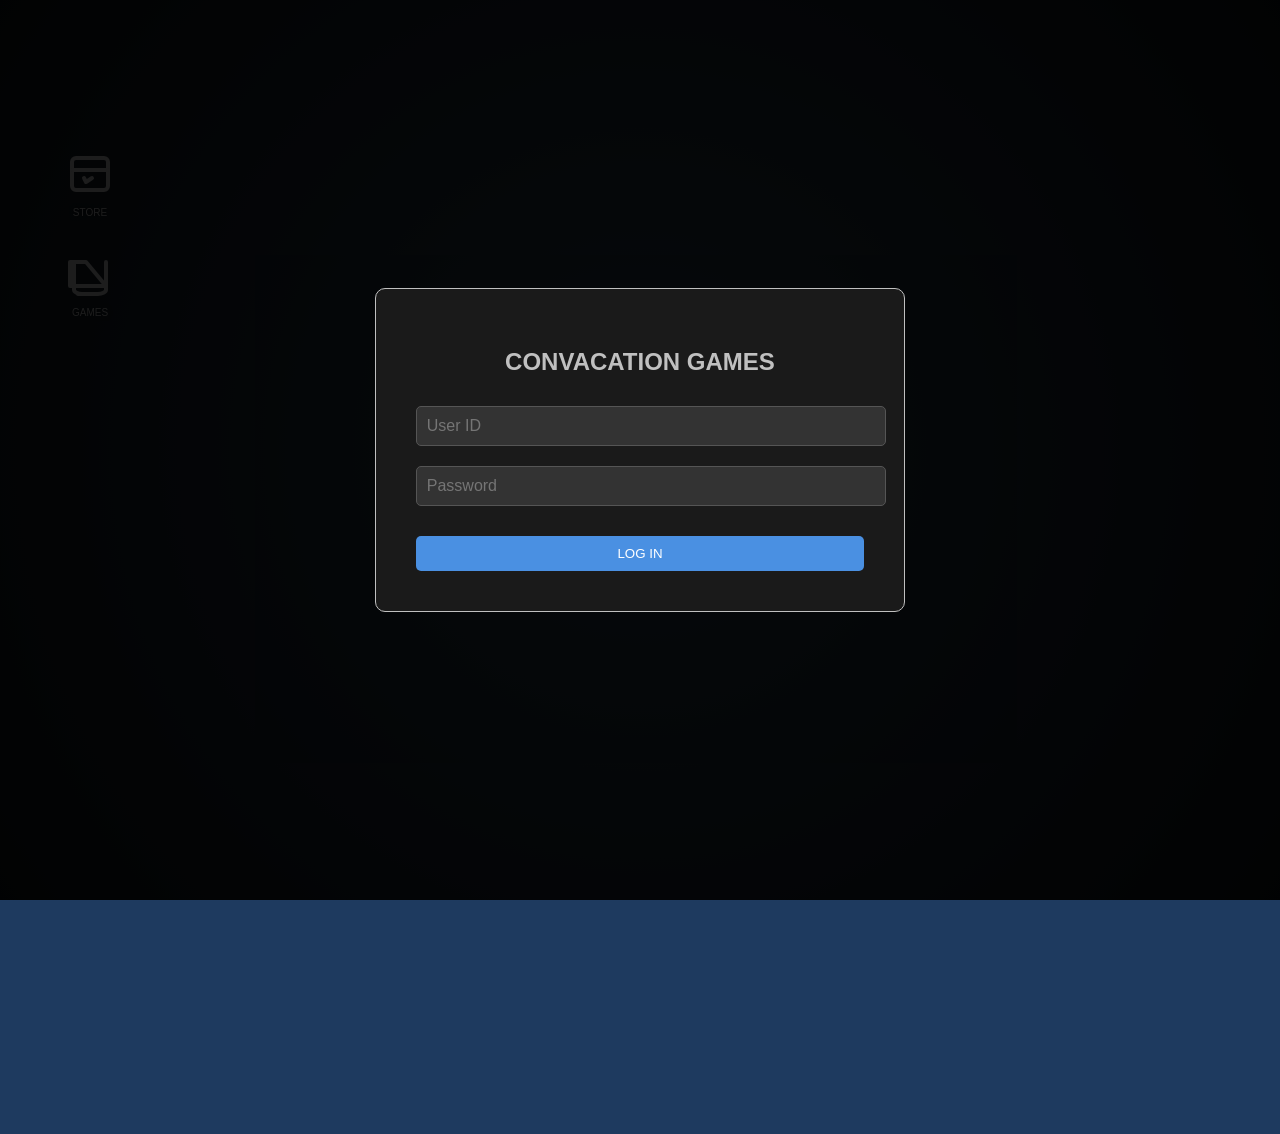
<file: index.html>
<!DOCTYPE html>
<html lang="en">
<head>
    <meta charset="UTF-8">
    <meta name="viewport" content="width=device-width, initial-scale=1.0">
    <title>Convacation Games - Virtual Desktop</title>
    <script src="https://js.stripe.com/v3/payment-element.js"></script>
    <style>
        :root {
            --silver: #c0c0c0;
            --dark-silver: #a9a9a9;
            --server-blue: #1e3a5f;
            --glass: rgba(255, 255, 255, 0.1);
            --border: rgba(192, 192, 192, 0.3);
            --text: #e0e0e0;
            --accent: #4a90e2;
        }

        body, html { margin: 0; padding: 0; height: 100%; overflow: hidden; font-family: 'Segoe UI', sans-serif; background: var(--server-blue); }

        /* Desktop Background */
        #desktop {
            position: relative;
            width: 100vw;
            height: 100vh;
            background: radial-gradient(circle at center, #2c3e50, #0a1014);
            overflow: hidden;
            display: flex;
            flex-direction: column;
        }

        /* Glass Panel Styling */
        .window {
            background: var(--glass);
            border: 1px solid var(--border);
            backdrop-filter: blur(10px);
            border-radius: 12px;
            box-shadow: 0 4px 20px rgba(0,0,0,0.5);
            position: absolute;
            transition: all 0.3s ease;
            z-index: 10;
        }
        
        .window-header {
            background: rgba(255,255,255,0.05);
            padding: 10px;
            border-bottom: 1px solid var(--border);
            cursor: grab;
            display: flex;
            justify-content: space-between;
            align-items: center;
        }
        .window-title { color: var(--silver); font-weight: bold; font-size: 14px; }
        .window-close { background: none; border: none; color: var(--silver); font-size: 18px; cursor: pointer; }
        
        .content { padding: 20px; color: var(--text); }

        /* Icons / Desktop Items */
        .icon {
            position: absolute;
            width: 80px;
            text-align: center;
            cursor: pointer;
            user-select: none;
            transition: transform 0.1s;
            color: var(--silver);
        }
        .icon:hover { transform: scale(1.1); color: var(--accent); }
        .icon-label { font-size: 10px; margin-top: 5px; display: block; text-shadow: 0 0 4px rgba(0,0,0,0.5); }

        /* Login Modal */
        #login-modal {
            position: fixed;
            inset: 0;
            background: rgba(0,0,0,0.85);
            z-index: 100;
            display: flex;
            justify-content: center;
            align-items: center;
        }
        .login-box {
            background: #1a1a1a;
            padding: 40px;
            border-radius: 10px;
            border: 1px solid var(--silver);
            text-align: center;
            min-width: 300px;
        }
        .login-input {
            width: 100%;
            padding: 10px;
            margin: 10px 0;
            background: #333;
            border: 1px solid #555;
            color: #fff;
            font-size: 16px;
            border-radius: 5px;
        }

        /* Virtual Keyboard */
        #virtual-keyboard {
            position: fixed;
            bottom: 20px;
            left: 50%;
            transform: translateX(-50%);
            background: rgba(30,30,30,0.9);
            border: 1px solid #555;
            border-radius: 10px;
            padding: 10px;
            display: none;
            z-index: 50;
            width: 800px;
            max-width: 90%;
            box-shadow: 0 0 20px rgba(0,0,0,0.5);
        }
        .key-row { display: flex; justify-content: space-between; margin-bottom: 5px; }
        .key {
            background: #444;
            border: 1px solid #666;
            color: #fff;
            padding: 12px;
            border-radius: 5px;
            cursor: pointer;
            flex: 1;
            margin: 0 2px;
            text-align: center;
            transition: 0.1s;
        }
        .key:hover { background: #555; }
        .key:active { background: #222; }
        .key.space { flex: 4; }
        .key.enter { flex: 1.5; background: #28a745; }
        .key.backspace { flex: 1.5; background: #dc3545; }

        /* Store Window */
        #store-window { top: 50px; left: 50px; width: 800px; height: 600px; }
        .slider-container { position: relative; height: 250px; margin-bottom: 20px; overflow: hidden; border-radius: 8px; }
        .slider-track { display: flex; transition: transform 0.5s; height: 100%; }
        .slider-item {
            min-width: 100%;
            height: 100%;
            background-size: cover;
            background-position: center;
            display: flex;
            align-items: flex-end;
            justify-content: center;
            color: white;
            font-size: 24px;
            font-weight: bold;
            text-shadow: 2px 2px 4px black;
            padding: 20px;
            box-sizing: border-box;
        }
        .game-grid { display: grid; grid-template-columns: repeat(3, 1fr); gap: 15px; }
        .game-card {
            background: rgba(255,255,255,0.05);
            border: 1px solid var(--border);
            border-radius: 8px;
            padding: 10px;
            text-align: center;
            transition: transform 0.2s;
            cursor: pointer;
        }
        .game-card:hover { transform: translateY(-5px); border-color: var(--accent); }
        .game-img { width: 100%; height: 120px; object-fit: cover; border-radius: 4px; margin-bottom: 10px; background: #555; }
        .game-title { font-size: 12px; color: var(--silver); margin: 0; }
        .buy-btn {
            display: block;
            width: 100%;
            padding: 8px;
            margin-top: 10px;
            background: var(--accent);
            color: white;
            border: none;
            border-radius: 4px;
            cursor: pointer;
            font-size: 11px;
        }
        .buy-btn:hover { background: #357abd; }

        /* Game Player Window */
        #game-window { top: 100px; left: 200px; width: 900px; height: 500px; background: black; }
        #game-iframe { width: 100%; height: 100%; border: none; }

        /* Toast */
        #toast {
            position: fixed; bottom: 20px; left: 50%; transform: translateX(-50%);
            background: rgba(0,0,0,0.8); color: var(--silver); padding: 10px 20px;
            border-radius: 5px; z-index: 100; opacity: 0; transition: opacity 0.3s;
        }
        #toast.show { opacity: 1; }

        /* Controller Helper */
        #controller-hint {
            position: fixed; top: 10px; right: 10px; background: rgba(0,0,0,0.5); color: #fff; padding: 5px 10px; border-radius: 5px; font-size: 10px; display: none;
        }
    </style>
</head>
<body>

<div id="desktop">
    <!-- Background -->
    <div style="position:absolute; inset:0; background: url('[data-uri]') center/cover no-repeat; opacity: 0.15;"></div>

    <!-- Icons -->
    <div class="icon" style="top: 150px; left: 50px;" onclick="openStore()">
        <svg width="48" height="48" viewBox="0 0 24 24" fill="none" stroke="currentColor" stroke-width="2" stroke-linecap="round" stroke-linejoin="round"><rect x="3" y="4" width="18" height="16" rx="2"></rect><line x1="3" y1="10" x2="21" y2="10"></line><path d="M9 14l1 2 3-2"></path></svg>
        <span class="icon-label">STORE</span>
    </div>
    <div class="icon" style="top: 250px; left: 50px;" onclick="openGamesFolder()">
        <svg width="48" height="48" viewBox="0 0 24 24" fill="none" stroke="currentColor" stroke-width="2" stroke-linecap="round" stroke-linejoin="round"><path d="M2 6h8l10 12H2z"></path><path d="M4 6v14c0 1 2 2 4 2h.01"></path><path d="M20 6v14c0 1-2 2-4 2H6"></path></svg>
        <span class="icon-label">GAMES</span>
    </div>

    <!-- Login Modal -->
    <div id="login-modal">
        <div class="login-box">
            <h2 style="color:var(--silver); margin-bottom:20px;">CONVACATION GAMES</h2>
            <input type="text" class="login-input" id="userId" placeholder="User ID">
            <input type="password" class="login-input" id="password" placeholder="Password">
            <div style="margin-top:20px;">
                <button onclick="attemptLogin()" style="background:var(--accent); color:white; border:none; padding:10px 20px; border-radius:5px; cursor:pointer; width:100%;">LOG IN</button>
            </div>
            <div id="login-error" class="msg" style="color:red; margin-top:10px; font-size:11px; display:none;">Invalid Credentials</div>
        </div>
    </div>

    <!-- Virtual Keyboard -->
    <div id="virtual-keyboard">
        <div class="key-row">
            <div class="key" data-key="1">1</div><div class="key" data-key="2">2</div><div class="key" data-key="3">3</div><div class="key" data-key="4">4</div><div class="key" data-key="5">5</div><div class="key" data-key="6">6</div><div class="key" data-key="7">7</div><div class="key" data-key="8">8</div><div class="key" data-key="9">9</div><div class="key" data-key="0">0</div><div class="key backspace" data-key="backspace">⌫</div>
        </div>
        <div class="key-row">
            <div class="key" data-key="q">Q</div><div class="key" data-key="w">W</div><div class="key" data-key="e">E</div><div class="key" data-key="r">R</div><div class="key" data-key="t">T</div><div class="key" data-key="y">Y</div><div class="key" data-key="u">U</div><div class="key" data-key="i">I</div><div class="key" data-key="o">O</div><div class="key" data-key="p">P</div>
        </div>
        <div class="key-row">
            <div class="key" data-key="a">A</div><div class="key" data-key="s">S</div><div class="key" data-key="d">D</div><div class="key" data-key="f">F</div><div class="key" data-key="g">G</div><div class="key" data-key="h">H</div><div class="key" data-key="j">J</div><div class="key" data-key="k">K</div><div class="key" data-key="l">L</div>
        </div>
        <div class="key-row">
            <div class="key" data-key="z">Z</div><div class="key" data-key="x">X</div><div class="key" data-key="c">C</div><div class="key" data-key="v">V</div><div class="key" data-key="b">B</div><div class="key" data-key="n">N</div><div class="key" data-key="m">M</div>
        </div>
        <div class="key-row">
            <div class="key space" data-key=" ">Space</div>
            <div class="key enter" data-key="enter">Enter</div>
        </div>
    </div>

    <!-- Store Window -->
    <div id="store-window" class="window" style="display:none;">
        <div class="window-header">
            <span class="window-title">Store - Convacation Games</span>
            <button class="window-close" onclick="closeWindow('store-window')">&times;</button>
        </div>
        <div class="content">
            <div class="slider-container">
                <div class="slider-track" id="slider-track"></div>
            </div>
            <div class="game-grid" id="game-grid"></div>
        </div>
    </div>

    <!-- Game Player Window -->
    <div id="game-window" class="window" style="display:none;">
        <div class="window-header">
            <span class="window-title" id="game-title">Game Player</span>
            <button class="window-close" onclick="closeGame()">&times;</button>
        </div>
        <div class="content" style="padding:0;">
            <iframe id="game-iframe" src="" title="Game"></iframe>
        </div>
    </div>

    <div id="toast"></div>
    <div id="controller-hint">Controller Support: Arrow Keys / A Button to Select, B to Back</div>
</div>

<script>
    const USER_ID = "solomonubani";
    const PASSWORD = "cgames";
    
    // --- State ---
    const state = {
        loggedIn: false,
        currentUser: null,
        games: [], // List of games in the "Games" folder
        ownedGames: new Set()
    };

    // --- Mock Data (Simulating the "Games" directory) ---
    // In a real app, this would be fetched from a server.
    const mockGameData = [
        { id: 1, title: "Neon Runner", file: "runner.html", price: 1100, img: "https://picsum.photos/seed/neon/400/300" },
        { id: 2, title: "Space Blaster", file: "blaster.html", price: 1100, img: "https://picsum.photos/seed/space/400/300" },
        { id: 3, title: "Labyrinth", file: "labyrinth.html", price: 1100, img: "https://picsum.photos/seed/lab/400/300" },
        { id: 4, title: "Pong Classic", file: "pong.html", price: 1100, img: "https://picsum.photos/seed/pong/400/300" },
        { id: 5, title: "Tetris", file: "tetris.html", price: 1100, img: "https://picsum.photos/seed/tetris/400/300" }
    ];

    // --- Initialization ---
    function init() {
        // Check for existing session
        const savedUser = localStorage.getItem("currentUser");
        if (savedUser) {
            state.loggedIn = true;
            state.currentUser = savedUser;
            document.getElementById('login-modal').style.display = 'none';
            document.getElementById('desktop').style.display = 'flex';
            loadGames();
            showControllerHint();
        }
    }

    // --- Authentication ---
    function attemptLogin() {
        const uid = document.getElementById('userId').value;
        const pwd = document.getElementById('password').value;
        const errorEl = document.getElementById('login-error');

        if (uid === USER_ID && pwd === PASSWORD) {
            state.loggedIn = true;
            state.currentUser = uid;
            localStorage.setItem("currentUser", uid);
            document.getElementById('login-modal').style.display = 'none';
            document.getElementById('desktop').style.display = 'flex';
            loadGames();
            showToast("Welcome back, Operative.");
            showControllerHint();
        } else {
            errorEl.style.display = 'block';
            setTimeout(() => errorEl.style.display = 'none', 2000);
        }
    }

    function showControllerHint(){
        document.getElementById('controller-hint').style.display = 'block';
        setTimeout(() => document.getElementById('controller-hint').style.display = 'none', 5000);
    }

    // --- Virtual Keyboard Logic ---
    let activeInput = null;
    document.querySelectorAll('.login-input').forEach(input => {
        input.addEventListener('focus', (e) => {
            activeInput = e.target;
            document.getElementById('virtual-keyboard').style.display = 'block';
            // Position keyboard above input on mobile or just bottom
            if(window.innerWidth < 600) {
                document.getElementById('virtual-keyboard').style.bottom = '20px';
            }
        });
    });

    document.getElementById('virtual-keyboard').addEventListener('click', (e) => {
        if (e.target.classList.contains('key')) {
            const key = e.target.dataset.key;
            if (activeInput) {
                if (key === 'backspace') {
                    activeInput.value = activeInput.value.slice(0, -1);
                } else if (key === 'enter') {
                    activeInput.blur();
                    document.getElementById('virtual-keyboard').style.display = 'none';
                } else {
                    activeInput.value += key;
                }
            }
        }
    });

    // Hide keyboard on click outside
    document.addEventListener('click', (e) => {
        if (!document.getElementById('virtual-keyboard').contains(e.target) && !document.getElementById('login-modal').contains(e.target)) {
            document.getElementById('virtual-keyboard').style.display = 'none';
            activeInput = null;
        }
    });

    // --- File System / Store Logic ---
    function loadGames() {
        // Filter games based on user submission (simulated by adding to list)
        // For now, show all available games
        state.games = mockGameData;
        renderStore();
    }

    function renderStore() {
        const grid = document.getElementById('game-grid');
        const sliderTrack = document.getElementById('slider-track');
        grid.innerHTML = '';
        sliderTrack.innerHTML = '';

        state.games.forEach(game => {
            // Slider Item
            const slide = document.createElement('div');
            slide.className = 'slider-item';
            slide.style.backgroundImage = `url(${game.img})`;
            slide.innerHTML = `<span>${game.title}</span>`;
            sliderTrack.appendChild(slide);

            // Grid Card
            const card = document.createElement('div');
            card.className = 'game-card';
            
            const imgEl = document.createElement('img');
            imgEl.className = 'game-img';
            imgEl.src = game.img;
            imgEl.alt = game.title;

            const titleEl = document.createElement('h3');
            titleEl.className = 'game-title';
            titleEl.innerText = game.title;

            const priceEl = document.createElement('div');
            priceEl.style.color = 'var(--accent)';
            priceEl.style.fontSize = '10px';
            priceEl.innerText = '£11.00';

            const btn = document.createElement('button');
            btn.className = 'buy-btn';
            btn.innerText = state.ownedGames.has(game.id) ? 'PLAY' : 'BUY';
            btn.onclick = () => handlePurchase(game);

            card.appendChild(imgEl);
            card.appendChild(titleEl);
            card.appendChild(priceEl);
            card.appendChild(btn);
            grid.appendChild(card);
        });

        // Initialize slider to show first item
        document.querySelectorAll('.slider-item')[0]?.style.setProperty('margin-left', '0');
    }

    function handlePurchase(game) {
        if (state.ownedGames.has(game.id)) {
            // Play
            openGame(game);
        } else {
            // Show Stripe Payment
            showPayment(game);
        }
    }

    function showPayment(game) {
        const stripe = Stripe('pk_live_51TwDKrKY2fYPKPw278QRN3JOutnriCNfc2GSCzTthIvA1XqN26L8rNq5BAzI0YnZzd3ZivsIsk8u54Rkuu4hlE6m00u0Up0gME');
        
        const appearance = {
            theme: 'flat',
            variables: {
                colorPrimary: '#c0c0c0',
                colorPrimaryText: '#000',
                colorBackground: '#1a1a1a',
                colorBackgroundText: '#c0c0c0',
            }
        };

        const elements = stripe.elements({ appearance });
        const paymentElement = elements.create('paymentElement');
        
        // Show a custom modal for payment
        const modalHtml = `
            <div style="position:fixed; inset:0; background:rgba(0,0,0,0.9); z-index:200; display:flex; justify-content:center; align-items:center;">
                <div style="background:#222; padding:30px; border-radius:10px; border:1px solid #555; width:400px; text-align:center;">
                    <h3 style="color:#fff;">Complete Purchase</h3>
                    <p style="color:#ccc; margin:10px 0;">${game.title} - £11.00</p>
                    <div id="payment-element-container" style="height:150px; margin:20px 0;"></div>
                    <button onclick="stripePayment.cancel()" style="background:#555; color:#fff; border:none; padding:10px 20px; border-radius:5px; cursor:pointer;">Cancel</button>
                </div>
            </div>
        `;
        document.body.insertAdjacentHTML('beforeend', modalHtml);
        const container = document.getElementById('payment-element-container');
        paymentElement.mount(container);

        // Handle Payment
        const form = document.createElement('form');
        form.onsubmit = async (e) => {
            e.preventDefault();
            const { error, paymentMethod } = await stripe.createPaymentMethod({
                type: 'card',
                card: paymentElement,
                currency: 'gbp',
                amount: game.price,
                description: `${game.title} - Convacation Games`
            });

            if (error) {
                showToast(error.message, 'error');
            } else {
                showToast("Payment Successful! Unlocking game...");
                // Simulate backend confirmation
                setTimeout(() => {
                    // Remove payment modal
                    document.querySelectorAll('.window')[1]?.remove(); // Close payment modal logic
                    // Actually we just hid the background, let's just close it manually
                    const modals = document.querySelectorAll('div[style*="fixed"]');
                    modals.forEach(m => m.remove());
                    
                    // Add to owned
                    state.ownedGames.add(game.id);
                    // Save to local storage
                    localStorage.setItem("ownedGames", JSON.stringify([...state.ownedGames]));
                    // Re-render store
                    renderStore();
                    // Play game
                    openGame(game);
                }, 1500);
            }
        };
        // We need a form to submit, but we handle submit manually above. 
        // Stripe elements usually require a form. We will just use the form element.
        form.appendChild(document.createElement('button')); // dummy button to allow submit
        document.body.appendChild(form); // Append form to capture enter key if needed, though we handle click
    }

    function openGame(game) {
        const gameWindow = document.getElementById('game-window');
        const iframe = document.getElementById('game-iframe');
        const title = document.getElementById('game-title');
        
        gameWindow.style.display = 'block';
        title.innerText = game.title;
        
        // Construct a local path for the game
        // We will embed a simple "Hello World" game HTML string if the file doesn't exist locally
        const gameHtml = `
            <!DOCTYPE html>
            <html>
            <head><title>${game.title}</title><style>body{margin:0;background:#000;display:flex;justify-content:center;align-items:center;height:100vh;color:#fff;font-family:sans-serif;}</style></head>
            <body>
                <div>
                    <h1>${game.title}</h1>
                    <p>Game Loaded Successfully!</p>
                    <p>Use Arrow Keys to Play (Simulated Controller)</p>
                    <canvas id="c" width="400" height="300" style="border:1px solid #fff;"></canvas>
                </div>
                <script>
                    const c = document.getElementById('c');
                    const ctx = c.getContext('2d');
                    let x = 50, y = 50, dx = 2, dy = 2;
                    function draw(){
                        ctx.clearRect(0,0,c.width,c.height);
                        ctx.fillStyle = '#4a90e2';
                        ctx.fillRect(x,y,20,20);
                        x += dx; y += dy;
                        if(x > c.width-20 || x < 0) dx = -dx;
                        if(y > c.height-20 || y < 0) dy = -dy;
                        requestAnimationFrame(draw);
                    }
                    draw();
                </script>
            </body>
            </html>
        `;
        
        // Use blob URL to make iframe happy
        const blob = new Blob([gameHtml], { type: 'text/html' });
        const url = URL.createObjectURL(blob);
        iframe.src = url;
        
        // Store the blob url to revoke later
        gameWindow._blobUrl = url;
    }

    function closeGame() {
        const iframe = document.getElementById('game-iframe');
        const url = iframe.src;
        if(url.includes('blob:')) {
            URL.revokeObjectURL(url);
        }
        iframe.src = '';
        document.getElementById('game-window').style.display = 'none';
    }

    function openStore() {
        document.getElementById('store-window').style.display = 'block';
    }
    function openGamesFolder() {
        openStore(); // For simplicity, store is the entry point to the games
    }

    function closeWindow(id) {
        document.getElementById(id).style.display = 'none';
    }

    function showToast(msg, type = 'ok') {
        const el = document.getElementById('toast');
        el.innerText = msg;
        el.className = type === 'ok' ? 'ok' : 'err';
        el.classList.add('show');
        setTimeout(() => el.classList.remove('show'), 3000);
    }

    // --- Controller Support ---
    // Map gamepad buttons to UI actions
    let gamepadInterval = null;
    function checkGamepad() {
        if(!state.loggedIn) return;
        
        const gamepads = navigator.getGamepads();
        const gp = gamepads[0];
        if(!gp) return;

        // D-Pad / Arrows for navigation
        if (gp.buttons[12].pressed || gp.axes[0].value < -0.5) { // Up / Left
            // Navigate grid or slider
            console.log("Up");
        }
        if (gp.buttons[13].pressed || gp.axes[0].value > 0.5) { // Down / Right
             console.log("Down");
        }
        
        // A Button to Select/Buy
        if (gp.buttons[0].pressed) {
            // Try to click the active focused element or the 'Buy' button under cursor
            // Simplified: Click the first 'buy-btn' or the slider
            const buyBtns = document.querySelectorAll('.buy-btn');
            if(buyBtns.length > 0) buyBtns[0].click();
        }
        
        // B Button to Back/Close
        if (gp.buttons[1].pressed) {
            if(document.getElementById('store-window').style.display === 'block') closeWindow('store-window');
            if(document.getElementById('game-window').style.display === 'block') closeGame();
        }

        // Start Button to Open Store
        if (gp.buttons[9].pressed) {
            openStore();
        }
    }
    window.addEventListener("gamepadconnected", () => { gamepadInterval = setInterval(checkGamepad, 100); });
    window.addEventListener("gamepaddisconnected", () => { if(gamepadInterval) clearInterval(gamepadInterval); });

    // --- Init ---
    init();
</script>
</body>
</html>
</file>
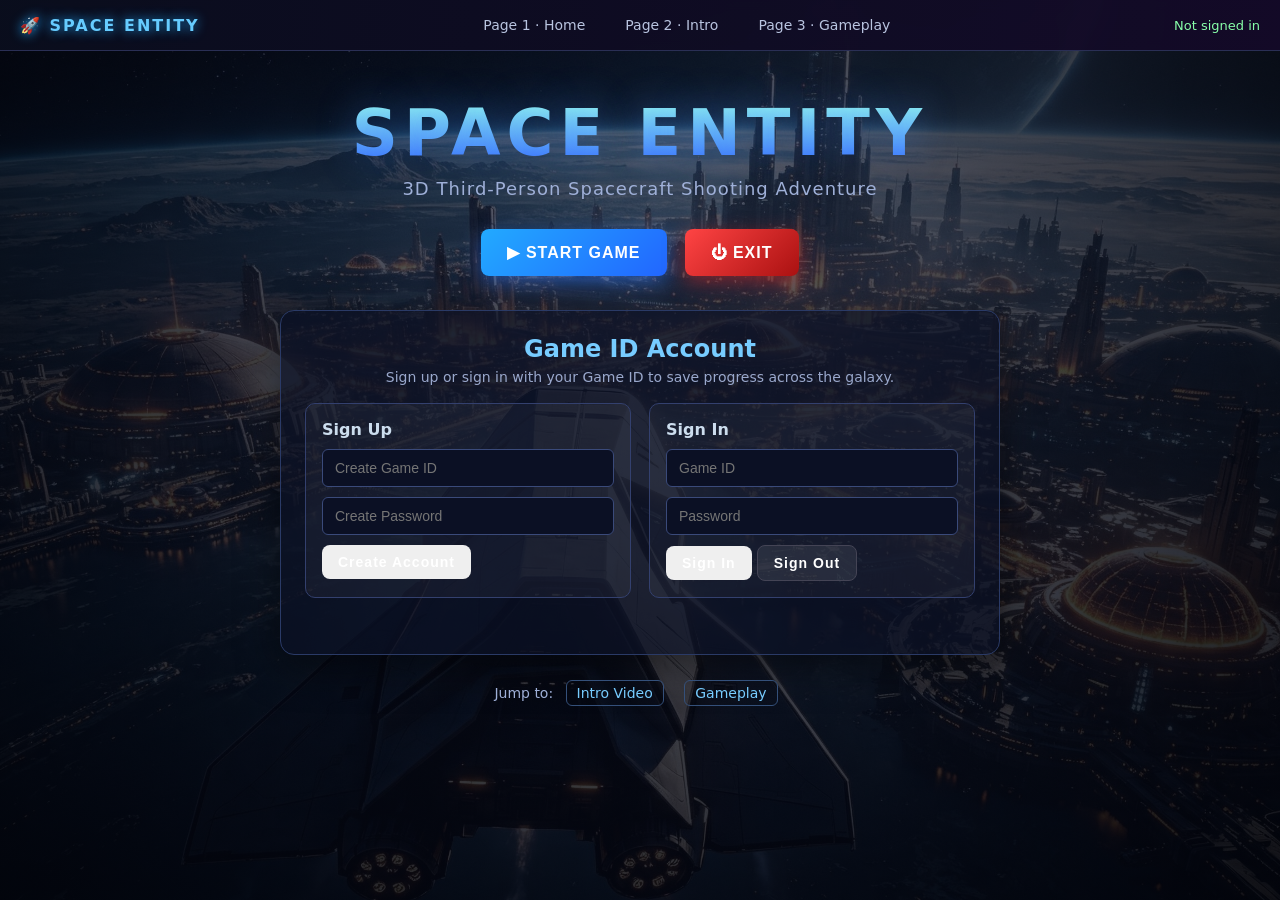
<file: Games/Space Entity PC Game/index.html>
<!DOCTYPE html>
<html lang="en">
<head>
  <meta charset="UTF-8" />
  <meta name="viewport" content="width=device-width, initial-scale=1.0" />
  <title>Space Entity</title>
  <link rel="stylesheet" href="css/style.css" />
</head>
<body>
 
  <!-- ============ GLOBAL NAVIGATION (links to change pages on all pages) ============ -->
  <nav id="globalNav" class="global-nav">
    <div class="nav-brand">🚀 SPACE ENTITY</div>
    <div class="nav-links">
      <a href="#" data-page="page1" class="nav-link">Page 1 · Home</a>
      <a href="#" data-page="page2" class="nav-link">Page 2 · Intro</a>
      <a href="#" data-page="page3" class="nav-link">Page 3 · Gameplay</a>
    </div>
    <div id="accountStatus" class="account-status">Not signed in</div>
  </nav>
 
  <!-- ================= PAGE 1 : HOME / START ================= -->
  <section id="page1" class="page active">
    <div class="page-bg" style="background-image:url('assets/Page1.jpeg')"></div>
    <div class="page-overlay"></div>
 
    <div class="page-content">
      <h1 class="game-title">SPACE ENTITY</h1>
      <p class="game-subtitle">3D Third-Person Spacecraft Shooting Adventure</p>
 
      <!-- Start & Exit links -->
      <div class="cta-row">
        <button class="btn btn-primary" data-goto="page2">▶ START GAME</button>
        <button class="btn btn-danger" id="exitBtn">⏻ EXIT</button>
      </div>
 
      <!-- Game ID Sign Up / Sign In -->
      <div class="auth-panel">
        <h2>Game ID Account</h2>
        <p class="auth-hint">Sign up or sign in with your Game ID to save progress across the galaxy.</p>
 
        <div class="auth-forms">
          <div class="auth-box">
            <h3>Sign Up</h3>
            <input type="text" id="signupId" placeholder="Create Game ID" maxlength="24" />
            <input type="password" id="signupPass" placeholder="Create Password" maxlength="32" />
            <button class="btn btn-small" id="signupBtn">Create Account</button>
          </div>
          <div class="auth-box">
            <h3>Sign In</h3>
            <input type="text" id="signinId" placeholder="Game ID" maxlength="24" />
            <input type="password" id="signinPass" placeholder="Password" maxlength="32" />
            <button class="btn btn-small" id="signinBtn">Sign In</button>
            <button class="btn btn-small btn-ghost" id="signoutBtn">Sign Out</button>
          </div>
        </div>
        <p id="authMsg" class="auth-msg"></p>
      </div>
 
      <div class="page-switch-links">
        <span>Jump to:</span>
        <a href="#" data-page="page2">Intro Video</a>
        <a href="#" data-page="page3">Gameplay</a>
      </div>
    </div>
  </section>
 
  <!-- ================= PAGE 2 : INTRO VIDEO (fullscreen, cropped 800x600) ================= -->
  <section id="page2" class="page">
    <div class="video-fullscreen">
      <!-- Cropped 800x600 video viewport -->
      <div class="video-crop" id="videoCrop">
        <video id="introVideo" src="assets/Page2.mp4" muted loop playsinline></video>
        <div class="video-controls">
          <button class="btn btn-small" id="playVideoBtn">▶ Play</button>
          <button class="btn btn-small btn-ghost" id="fsVideoBtn">⛶ Fullscreen</button>
          <button class="btn btn-small btn-ghost" id="muteVideoBtn">🔇 Unmute</button>
        </div>
      </div>
      <p class="video-caption">Intro Cinematic — cropped to 800 × 600 px</p>
 
      <div class="page-switch-links center">
        <span>Navigate:</span>
        <a href="#" data-page="page1">Home</a>
        <a href="#" data-page="page3">Gameplay</a>
      </div>
    </div>
  </section>
 
  <!-- ================= PAGE 3 : GAMEPLAY ================= -->
  <section id="page3" class="page">
    <div class="page-bg" style="background-image:url('assets/Page3.jpeg')"></div>
    <div class="page-overlay"></div>
 
    <div class="page-content">
      <h1 class="game-title small">GAMEPLAY MISSIONS</h1>
 
      <!-- Gameplay launcher list -->
      <div id="missionList" class="mission-list">
        <p class="mission-intro">Select a mission. Each mission must be played for <b>5400 seconds (90 min)</b> before the next unlocks.</p>
        <!-- mission buttons injected by JS -->
      </div>
 
      <!-- Gameplay stage (iframe / link area) -->
      <div id="gameStage" class="game-stage hidden">
        <div class="stage-header">
          <span id="stageTitle">Mission</span>
          <span id="stageTimer" class="stage-timer">00:00:00</span>
        </div>
        <iframe id="gameFrame" title="Space Entity Gameplay" allow="fullscreen; autoplay; gamepad"></iframe>
        <div class="stage-footer">
          <a id="openNewTab" class="btn btn-small btn-ghost" target="_blank" rel="noopener">↗ Open in new tab</a>
          <button class="btn btn-small btn-ghost" id="backToMissions">⏎ Back to Missions</button>
          <!-- Next gameplay link, revealed after 5400s -->
          <button class="btn btn-small btn-next hidden" id="nextGameplayBtn">▶ Next Gameplay</button>
          <!-- Return to start, revealed after 4th mission -->
          <button class="btn btn-small btn-next hidden" id="returnStartBtn">⏻ Return to Start Page</button>
        </div>
      </div>
 
      <div class="page-switch-links">
        <span>Navigate:</span>
        <a href="#" data-page="page1">Home</a>
        <a href="#" data-page="page2">Intro Video</a>
      </div>
    </div>
  </section>
 
  <!-- ================= GAME SAVED ANIMATION OVERLAY ================= -->
  <div id="savedOverlay" class="saved-overlay hidden">
    <div class="saved-card">
      <div class="saved-spinner"></div>
      <div class="saved-check">✓</div>
      <div class="saved-text">GAME SAVED</div>
      <div class="saved-sub">Progress stored for your Game ID</div>
    </div>
  </div>
 
  <!-- ================= EXIT OVERLAY ================= -->
  <div id="exitOverlay" class="exit-overlay hidden">
    <div class="exit-card">
      <h2>Thanks for playing Space Entity</h2>
      <p>Your progress has been saved.</p>
      <button class="btn btn-primary" id="exitConfirmBtn">Close Game</button>
      <button class="btn btn-ghost" id="exitCancelBtn">Keep Playing</button>
    </div>
  </div>
 
  <script src="js/game.js"></script>
</body>
</html>
</file>
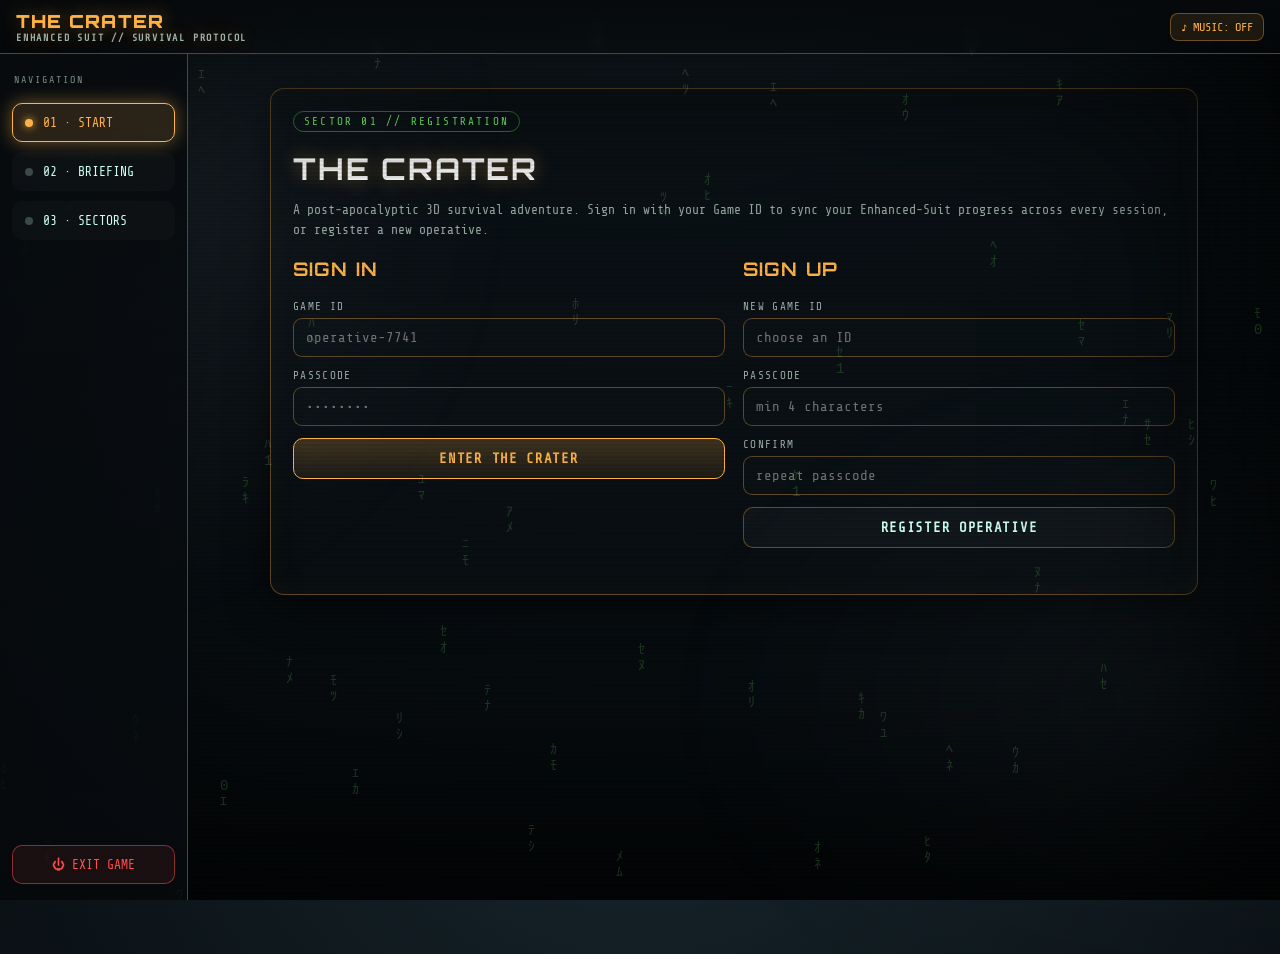
<file: Games/The Crater Enhanced Suit PC Game/index.html>
<!DOCTYPE html>
<html lang="en">
<head>
<meta charset="UTF-8" />
<meta name="viewport" content="width=device-width, initial-scale=1.0" />
<title>THE CRATER — Enhanced Suit</title>
<link rel="preconnect" href="https://fonts.googleapis.com" />
<link rel="preconnect" href="https://fonts.gstatic.com" crossorigin />
<link href="https://fonts.googleapis.com/css2?family=Orbitron:wght@500;700;900&family=Share+Tech+Mono&display=swap" rel="stylesheet" />
<style>
  :root{
    --amber:#ffb347; --amber-dim:#a86a1f; --toxic:#7CFF6B; --danger:#ff4d4d;
    --ink:#070a0c; --ink2:#0d1418; --panel:rgba(10,16,20,.72); --line:rgba(255,179,71,.35);
    --glow:0 0 18px rgba(255,179,71,.45);
  }
  *{box-sizing:border-box}
  html,body{height:100%}
  body{
    margin:0; font-family:'Share Tech Mono',ui-monospace,monospace; color:#e9e2d2;
    background:radial-gradient(120% 120% at 50% -10%, #16242b 0%, #0a1014 45%, #05080a 100%);
    overflow-x:hidden;
  }
  h1,h2,h3,.brand{font-family:'Orbitron',sans-serif; letter-spacing:.06em}
  a{color:var(--amber); text-decoration:none}
  button{font-family:inherit; cursor:pointer}

  /* ---------- persistent FX overlays ---------- */
  #fx{position:fixed; inset:0; pointer-events:none; z-index:60; mix-blend-mode:screen; opacity:.5}
  .scan{position:fixed; inset:0; pointer-events:none; z-index:58;
    background:repeating-linear-gradient(0deg, rgba(0,0,0,0) 0 2px, rgba(0,0,0,.18) 2px 4px); opacity:.35}
  .vignette{position:fixed; inset:0; pointer-events:none; z-index:57;
    box-shadow:inset 0 0 220px 40px rgba(0,0,0,.85); }
  .fog{position:fixed; inset:-20%; pointer-events:none; z-index:56; opacity:.10;
    background:radial-gradient(40% 60% at 20% 30%, rgba(180,200,210,.6), transparent 60%),
               radial-gradient(50% 50% at 80% 70%, rgba(150,170,180,.5), transparent 60%);
    animation:drift 26s linear infinite alternate;}
  @keyframes drift{from{transform:translate(-3%,-2%) scale(1.05)}to{transform:translate(4%,3%) scale(1.15)}}

  /* ---------- top HUD bar ---------- */
  #topbar{position:fixed; top:0; left:0; right:0; z-index:70; display:flex; align-items:center; gap:14px;
    padding:10px 16px; background:linear-gradient(180deg, rgba(7,10,12,.92), rgba(7,10,12,.35));
    border-bottom:1px solid var(--line); backdrop-filter:blur(4px)}
  .brand{font-weight:900; font-size:18px; color:var(--amber); text-shadow:var(--glow)}
  .brand small{display:block; font-family:'Share Tech Mono'; font-size:10px; color:#9fb0a8; letter-spacing:.18em}
  #session{margin-left:auto; display:flex; align-items:center; gap:10px; font-size:12px; color:#bcd}
  #session .pill{background:rgba(124,255,107,.12); border:1px solid rgba(124,255,107,.4); color:var(--toxic);
    padding:3px 10px; border-radius:20px; font-size:11px}
  .iconbtn{background:rgba(255,179,71,.1); border:1px solid var(--line); color:var(--amber);
    border-radius:8px; padding:6px 10px; font-size:12px}
  .iconbtn:hover{background:rgba(255,179,71,.22)}

  /* ---------- nav rail ---------- */
  #nav{position:fixed; left:0; top:54px; bottom:0; width:188px; z-index:65; padding:16px 12px;
    background:linear-gradient(180deg, rgba(8,12,15,.95), rgba(8,12,15,.78)); border-right:1px solid var(--line);
    display:flex; flex-direction:column; gap:10px}
  #nav .navtitle{font-size:10px; letter-spacing:.2em; color:#7e8c86; margin:4px 2px 8px}
  .navlink{display:flex; align-items:center; gap:10px; padding:11px 12px; border:1px solid transparent; border-radius:10px;
    color:#cfe; font-size:13px; background:rgba(255,255,255,.02); transition:.15s}
  .navlink:hover{border-color:var(--line); background:rgba(255,179,71,.08); color:var(--amber)}
  .navlink .dot{width:8px;height:8px;border-radius:50%;background:#3a4a44}
  .navlink.active{border-color:var(--amber); background:rgba(255,179,71,.14); color:var(--amber); box-shadow:var(--glow)}
  .navlink.active .dot{background:var(--amber); box-shadow:0 0 8px var(--amber)}
  .navlink.locked{opacity:.4; cursor:not-allowed}
  #nav .spacer{flex:1}
  .exitbtn{margin-top:auto; border:1px solid rgba(255,77,77,.5); color:var(--danger); background:rgba(255,77,77,.08);
    padding:11px; border-radius:10px; text-align:center; font-size:13px}
  .exitbtn:hover{background:rgba(255,77,77,.18)}

  /* ---------- main ---------- */
  #main{position:relative; z-index:10; margin-left:188px; margin-top:54px; min-height:calc(100vh - 54px)}
  .page{display:none; animation:fade .4s ease}
  .page.show{display:block}
  @keyframes fade{from{opacity:0; transform:translateY(8px)}to{opacity:1; transform:none}}

  .wrap{max-width:980px; margin:0 auto; padding:34px 26px 60px}
  .panel{background:var(--panel); border:1px solid var(--line); border-radius:14px; padding:22px;
    box-shadow:0 10px 40px rgba(0,0,0,.5), inset 0 0 30px rgba(255,179,71,.04)}
  .tag{display:inline-block; font-size:11px; letter-spacing:.2em; color:var(--toxic);
    border:1px solid rgba(124,255,107,.4); padding:3px 10px; border-radius:20px; margin-bottom:12px}
  h2.title{font-size:30px; margin:6px 0 4px; color:#fff; text-shadow:var(--glow)}
  .sub{color:#9fb0a8; font-size:13px; margin-bottom:18px; line-height:1.5}

  /* auth */
  .authgrid{display:grid; grid-template-columns:1fr 1fr; gap:18px}
  .field{margin-bottom:12px}
  .field label{display:block; font-size:11px; letter-spacing:.12em; color:#9fb0a8; margin-bottom:5px}
  .field input{width:100%; padding:11px 12px; background:#0a1115; border:1px solid var(--line);
    border-radius:9px; color:#e9e2d2; font-family:inherit; font-size:14px}
  .field input:focus{outline:none; border-color:var(--amber); box-shadow:var(--glow)}
  .btn{display:inline-block; padding:12px 18px; border-radius:10px; border:1px solid var(--amber);
    background:linear-gradient(180deg, rgba(255,179,71,.22), rgba(255,179,71,.08)); color:var(--amber);
    font-weight:700; letter-spacing:.05em; font-size:14px; text-align:center}
  .btn:hover{background:rgba(255,179,71,.3); box-shadow:var(--glow)}
  .btn.block{width:100%}
  .btn.ghost{border-color:var(--line); color:#cfe; background:rgba(255,255,255,.03)}
  .msg{font-size:12px; margin-top:8px; min-height:16px}
  .msg.err{color:var(--danger)} .msg.ok{color:var(--toxic)}

  /* media pages */
  .media{position:relative; border-radius:14px; overflow:hidden; border:1px solid var(--line); margin-bottom:18px}
  .media img, .media video{width:100%; display:block; max-height:54vh; object-fit:cover; filter:saturate(1.05) contrast(1.05)}
  .media .caption{position:absolute; left:0; right:0; bottom:0; padding:22px 20px 16px;
    background:linear-gradient(0deg, rgba(5,8,10,.92), transparent); }
  .media .caption h3{margin:0 0 6px; color:#fff; font-size:20px}
  .media .caption p{margin:0; color:#cdd; font-size:13px; line-height:1.5; max-width:640px}

  /* progress panel */
  .prog{display:grid; grid-template-columns:repeat(3,1fr); gap:12px; margin:14px 0 6px}
  .card{background:rgba(255,255,255,.03); border:1px solid var(--line); border-radius:12px; padding:14px}
  .card h4{margin:0 0 6px; font-size:13px; color:var(--amber)}
  .card .stat{font-size:12px; color:#bcd; line-height:1.6}
  .card .stat b{color:#fff}
  .bar{height:7px; background:#0a1115; border-radius:6px; overflow:hidden; margin-top:8px; border:1px solid var(--line)}
  .bar > i{display:block; height:100%; width:0; background:linear-gradient(90deg,var(--amber),var(--toxic)); transition:width .4s}
  .done{color:var(--toxic)} .todo{color:#7e8c86}

  /* gameplay / mission */
  #gameplay .viewport{position:relative; height:56vh; min-height:340px; border:1px solid var(--line);
    border-radius:14px; overflow:hidden; background:#05080a; margin-bottom:16px;
    background-size:cover; background-position:center; filter:saturate(1.05) contrast(1.05)}
  .goverlay{position:absolute; inset:0; display:flex; flex-direction:column; justify-content:center; align-items:center;
    text-align:center; padding:20px; background:radial-gradient(60% 60% at 50% 40%, rgba(8,14,18,.55), rgba(5,8,10,.9)); pointer-events:none}
  .goverlay .big{font-family:'Orbitron'; font-size:22px; color:var(--amber); text-shadow:var(--glow)}
  .goverlay .small{font-size:12px; color:#bcd; margin-top:8px; max-width:520px; line-height:1.5}
  .goverlay .openbtn{pointer-events:auto; margin-top:16px}
  .ghud{display:flex; flex-wrap:wrap; gap:14px; align-items:center; background:var(--panel);
    border:1px solid var(--line); border-radius:12px; padding:14px 16px}
  .ghud .mission{font-family:'Orbitron'; color:var(--amber); font-size:15px}
  .ghud .timer{font-size:26px; color:#fff; letter-spacing:.06em; margin-left:auto}
  .ghud .timer small{font-size:11px; color:#9fb0a8; display:block; letter-spacing:.18em}
  .meters{display:flex; gap:16px; width:100%; margin-top:6px}
  .meter{flex:1}
  .meter .lbl{font-size:10px; letter-spacing:.14em; color:#9fb0a8; display:flex; justify-content:space-between}
  .meter .lbl b{color:#fff}
  .proceed{margin-top:16px; display:none; align-items:center; gap:14px; flex-wrap:wrap;
    background:linear-gradient(180deg, rgba(124,255,107,.12), rgba(124,255,107,.04));
    border:1px solid rgba(124,255,107,.5); border-radius:12px; padding:16px}
  .proceed.show{display:flex}
  .proceed .txt{font-size:13px; color:var(--toxic)}
  .proceed .btn{border-color:var(--toxic); color:var(--toxic); background:rgba(124,255,107,.1)}

  /* exit screen */
  #exitScreen{position:fixed; inset:0; z-index:90; display:none; align-items:center; justify-content:center;
    background:radial-gradient(80% 80% at 50% 40%, rgba(20,8,8,.96), rgba(3,4,5,.99))}
  #exitScreen.show{display:flex}
  #exitScreen .box{text-align:center; max-width:520px; padding:30px}
  #exitScreen h1{color:var(--danger); font-size:34px; text-shadow:0 0 22px rgba(255,77,77,.5)}
  #exitScreen p{color:#cdd; line-height:1.6}

  /* toast */
  #toast{position:fixed; bottom:18px; left:50%; transform:translateX(-50%) translateY(20px); z-index:95;
    background:rgba(10,16,20,.95); border:1px solid var(--toxic); color:var(--toxic); padding:10px 18px;
    border-radius:10px; font-size:12px; opacity:0; transition:.3s; pointer-events:none}
  #toast.show{opacity:1; transform:translateX(-50%) translateY(0)}

  .row{display:flex; gap:12px; flex-wrap:wrap; align-items:center}
  .muted{color:#7e8c86; font-size:12px}
  @media(max-width:760px){ #nav{display:none} #main{margin-left:0} .authgrid{grid-template-columns:1fr} }
</style>
</head>
<body>
<canvas id="fx"></canvas>
<div class="fog"></div>
<div class="scan"></div>
<div class="vignette"></div>

<!-- ===== TOP HUD ===== -->
<div id="topbar">
  <div class="brand">THE CRATER<small>ENHANCED SUIT // SURVIVAL PROTOCOL</small></div>
  <div id="session">
    <span class="pill" id="sessPill" style="display:none"></span>
    <button class="iconbtn" id="muteBtn" title="Toggle soundtrack">♪ MUSIC: OFF</button>
  </div>
</div>

<!-- ===== NAV RAIL ===== -->
<nav id="nav">
  <div class="navtitle">NAVIGATION</div>
  <a class="navlink" data-page="start" href="#start"><span class="dot"></span> 01 · START</a>
  <a class="navlink" data-page="briefing" href="#briefing"><span class="dot"></span> 02 · BRIEFING</a>
  <a class="navlink" data-page="gameplay" href="#gameplay"><span class="dot"></span> 03 · SECTORS</a>
  <div class="spacer"></div>
  <a class="exitbtn" id="exitNav" href="#">⏻ EXIT GAME</a>
</nav>

<!-- ===== MAIN ===== -->
<main id="main">

  <!-- PAGE 1 : START / AUTH -->
  <section class="page" id="page-start">
    <div class="wrap">
      <div class="panel" style="position:relative; overflow:hidden">
        <div style="position:absolute; inset:0; background:url('https://files.codingfleet.com/4f22758a/the-crater-enhanced-suit-pc-game/Page1.jpeg') center/cover; opacity:.16; filter:saturate(1.1) contrast(1.05)"></div>
        <div style="position:relative">
        <span class="tag">SECTOR 01 // REGISTRATION</span>
        <h2 class="title">THE CRATER</h2>
        <p class="sub">A post-apocalyptic 3D survival adventure. Sign in with your Game ID to sync your Enhanced-Suit progress across every session, or register a new operative.</p>
        <div class="authgrid">
          <div>
            <h3 style="color:var(--amber); margin-top:0">SIGN IN</h3>
            <div class="field"><label>GAME ID</label><input id="loginId" placeholder="operative-7741" autocomplete="off"></div>
            <div class="field"><label>PASSCODE</label><input id="loginPw" type="password" placeholder="••••••••"></div>
            <button class="btn block" id="loginBtn">ENTER THE CRATER</button>
            <div class="msg" id="loginMsg"></div>
          </div>
          <div>
            <h3 style="color:var(--amber); margin-top:0">SIGN UP</h3>
            <div class="field"><label>NEW GAME ID</label><input id="regId" placeholder="choose an ID" autocomplete="off"></div>
            <div class="field"><label>PASSCODE</label><input id="regPw" type="password" placeholder="min 4 characters"></div>
            <div class="field"><label>CONFIRM</label><input id="regPw2" type="password" placeholder="repeat passcode"></div>
            <button class="btn block ghost" id="regBtn">REGISTER OPERATIVE</button>
            <div class="msg" id="regMsg"></div>
          </div>
        </div>
        </div>
      </div>
    </div>
  </section>

  <!-- PAGE 2 : BRIEFING (video) -->
  <section class="page" id="page-briefing">
    <div class="wrap">
      <div class="panel">
        <span class="tag">SECTOR 02 // MISSION BRIEFING</span>
        <h2 class="title">OUTSIDE THE CHAMBER</h2>
        <p class="sub">Comets collided with Earth. Cities fell. The air turned toxic. Clad in your Enhanced Suit, you step from the protective chamber — and a dense fog swallows the world. Find your way back. Survive what crawls from the craters.</p>
        <div class="media">
          <video id="briefVid" src="https://files.codingfleet.com/4f22758a/the-crater-enhanced-suit-pc-game/Page2.mp4" muted loop playsinline preload="auto"></video>
          <div class="caption">
            <h3>The Fog Rolls In</h3>
            <p>When the mist clears you are disoriented, lost in unfamiliar terrain. Humanoid creatures stir within the craters. Use your suit's integrated weaponry, your wits, and your reflexes.</p>
          </div>
        </div>
        <div class="row">
          <a class="btn" href="#gameplay" data-page="gameplay">▶ DEPLOY TO SECTORS</a>
          <a class="btn ghost" href="#start" data-page="start">◀ BACK TO START</a>
          <a class="exitbtn" style="margin-left:auto; padding:12px 16px; border-radius:10px; text-decoration:none" id="exitBrief" href="#">⏻ EXIT GAME</a>
        </div>
      </div>
    </div>
  </section>

  <!-- PAGE 3 : GAMEPLAY / SECTORS -->
  <section class="page" id="page-gameplay">
    <div class="wrap">
      <div class="panel">
        <span class="tag">SECTOR 03 // ACTIVE DEPLOYMENT</span>
        <h2 class="title" id="missionTitle">SECTOR LINK</h2>
        <p class="sub" id="missionSub">Select a sector link to launch the Galacean scene in a new tab. Your suit telemetry and mission timer run here. Remain deployed 90 minutes (5400s) to unlock the link to the next sector.</p>

        <div class="row" style="margin-bottom:14px">
          <label class="muted">SELECT SECTOR LINK:</label>
          <select id="missionSelect" style="background:#0a1115;border:1px solid var(--line);color:#e9e2d2;padding:9px 12px;border-radius:9px;font-family:inherit"></select>
        </div>

        <div class="viewport" id="viewport">
          <div class="goverlay">
            <div class="big" id="ovBig">SECTOR STANDBY</div>
            <div class="small" id="ovSmall">Launch the live 3D sector. The mission timer below tracks your deployment.</div>
            <a class="btn openbtn" id="openBtn" target="_blank" rel="noopener">↗ LAUNCH SECTOR (NEW TAB)</a>
            <div class="small" id="ovUrl" style="margin-top:10px;font-size:11px;color:#7e8c86;word-break:break-all"></div>
          </div>
        </div>

        <div class="ghud">
          <div>
            <div class="mission" id="hudMission">—</div>
            <div class="muted" id="hudStatus">Awaiting deployment</div>
          </div>
          <div class="timer"><span id="hudTimer">00:00:00</span><small>MISSION ELAPSED / 5400s</small></div>
          <div class="meters">
            <div class="meter"><div class="lbl">SUIT INTEGRITY <b id="mSuit">100%</b></div><div class="bar"><i id="bSuit"></i></div></div>
            <div class="meter"><div class="lbl">O₂ RESERVE <b id="mO2">100%</b></div><div class="bar"><i id="bO2"></i></div></div>
            <div class="meter"><div class="lbl">RADIATION <b id="mRad">12%</b></div><div class="bar"><i id="bRad" style="background:linear-gradient(90deg,#ffb347,#ff4d4d)"></i></div></div>
          </div>
        </div>

        <div class="proceed" id="proceed">
          <div class="txt" id="proceedTxt">SECTOR CLEARED — link to next sector unlocked.</div>
          <a class="btn" id="proceedLink" href="#">PROCEED ▶</a>
        </div>

        <div class="row" style="margin-top:16px">
          <a class="btn ghost" href="#briefing" data-page="briefing">◀ BRIEFING</a>
          <a class="btn ghost" href="#start" data-page="start">◀ START</a>
          <a class="exitbtn" style="margin-left:auto; padding:12px 16px; border-radius:10px; text-decoration:none" id="exitPlay" href="#">⏻ EXIT / SAVE</a>
        </div>
      </div>

      <div class="panel" style="margin-top:18px">
        <span class="tag">SUIT SYNC // GAME ID PROGRESS</span>
        <h3 style="margin-top:0;color:#fff">OPERATIVE PROGRESS</h3>
        <div class="prog" id="progGrid"></div>
        <p class="muted" id="totalTime">TOTAL DEPLOYED: 0h 00m 00s</p>
      </div>
    </div>
  </section>

</main>

<!-- ===== EXIT SCREEN ===== -->
<div id="exitScreen">
  <div class="box">
    <h1>CONNECTION TERMINATED</h1>
    <p>Your Enhanced-Suit telemetry has been saved to your Game ID. The wasteland will wait.</p>
    <p class="muted" id="exitSummary"></p>
    <div class="row" style="justify-content:center; margin-top:18px">
      <button class="btn" id="reenterBtn">⟲ RE-ENTER THE CRATER</button>
    </div>
  </div>
</div>

<div id="toast"></div>

<audio id="bgm" loop preload="auto" src="https://files.codingfleet.com/4f22758a/the-crater-enhanced-suit-pc-game/Song%20Track.mp3"></audio>

<script>
/* ============ CONFIG ============ */
const MISSION_DURATION = 5400; // seconds (90 min)
const ASSET = {
  page1:"https://files.codingfleet.com/4f22758a/the-crater-enhanced-suit-pc-game/Page1.jpeg",
  page3:"https://files.codingfleet.com/4f22758a/the-crater-enhanced-suit-pc-game/Page3.jpeg",
  song:"https://files.codingfleet.com/4f22758a/the-crater-enhanced-suit-pc-game/Song%20Track.mp3"
};
const MISSIONS = [
  {id:"m1", name:"SECTOR 01 — THE CRATER'S EDGE", url:"https://my.galacean.com/7e0cc247-cc5a-4422-99f9-ec5b9e603e9a", next:"gameplay", nextLabel:"PROCEED TO SECTOR 02 ▶", final:false},
  {id:"m2", name:"SECTOR 02 — TOXIC FALLOUT",     url:"https://my.galacean.com/d255c49a-5c83-4c76-a655-b0f9eea7e340", next:"gameplay", nextLabel:"PROCEED TO SECTOR 03 ▶", final:false},
  {id:"m3", name:"SECTOR 03 — THE LONG WAY HOME", url:"https://my.galacean.com/9735b1fd-6725-42c8-8ecc-c2cf0222fc3e", next:"start",   nextLabel:"⏹ RETURN TO START PAGE", final:true}
];

/* ============ STORAGE ============ */
const DB = {
  accounts(){ return JSON.parse(localStorage.getItem("crater_accounts")||"{}"); },
  saveAccounts(a){ localStorage.setItem("crater_accounts", JSON.stringify(a)); },
  save(gameId){ return JSON.parse(localStorage.getItem("crater_save_"+gameId)||"null"); },
  writeSave(gameId, data){ localStorage.setItem("crater_save_"+gameId, JSON.stringify(data)); }
};
async function hash(str){
  try{
    const buf = await crypto.subtle.digest("SHA-256", new TextEncoder().encode(str));
    return [...new Uint8Array(buf)].map(b=>b.toString(16).padStart(2,"0")).join("");
  }catch(e){ let h=0; for(const c of str){h=(h*31+c.charCodeAt(0))>>>0;} return "fb"+h.toString(16); }
}

/* ============ STATE ============ */
const state = {
  gameId:null,
  save:null,
  activeMission:null,      // mission object
  elapsed:0,              // seconds in active mission (resumed from save)
  timer:null,
  lastTick:0,
  completed:false
};

function defaultSave(){
  const s={gameId:state.gameId, missions:{}, totalSeconds:0, updated:Date.now()};
  MISSIONS.forEach(m=> s.missions[m.id]={elapsed:0, completed:false});
  return s;
}
function ensureSave(){
  if(!state.save) state.save = defaultSave();
  MISSIONS.forEach(m=>{ if(!state.save.missions[m.id]) state.save.missions[m.id]={elapsed:0,completed:false}; });
}

/* ============ AUTH ============ */
const $ = s=>document.querySelector(s);
const $$ = s=>document.querySelectorAll(s);

async function doRegister(){
  const id=$("#regId").value.trim(), pw=$("#regPw").value, pw2=$("#regPw2").value, msg=$("#regMsg");
  msg.className="msg";
  if(!id||!pw){ msg.textContent="Game ID and passcode required."; msg.classList.add("err"); return; }
  if(pw.length<4){ msg.textContent="Passcode must be at least 4 characters."; msg.classList.add("err"); return; }
  if(pw!==pw2){ msg.textContent="Passcodes do not match."; msg.classList.add("err"); return; }
  const acc=DB.accounts();
  if(acc[id]){ msg.textContent="That Game ID is already taken."; msg.classList.add("err"); return; }
  acc[id]={pw:await hash(pw)}; DB.saveAccounts(acc);
  msg.textContent="Operative registered. You may now sign in."; msg.classList.add("ok");
  $("#regId").value=""; $("#regPw").value=""; $("#regPw2").value="";
}
async function doLogin(){
  const id=$("#loginId").value.trim(), pw=$("#loginPw").value, msg=$("#loginMsg");
  msg.className="msg";
  const acc=DB.accounts();
  if(!acc[id] || acc[id].pw!==await hash(pw)){ msg.textContent="Invalid Game ID or passcode."; msg.classList.add("err"); return; }
  loginAs(id);
}
function loginAs(id){
  state.gameId=id; state.save=DB.save(id)||null; ensureSave();
  $("#sessPill").style.display="inline-block"; $("#sessPill").textContent="GAME ID: "+id;
  toast("Synced to Game ID: "+id);
  goPage("briefing");
}
$("#regBtn").addEventListener("click", doRegister);
$("#loginBtn").addEventListener("click", doLogin);

/* ============ ROUTER ============ */
function goPage(page, opts={}){
  // save progress before leaving gameplay
  if(state.activeMission){ saveProgress(); stopTimer(); }
  $$(".page").forEach(p=>p.classList.remove("show"));
  const el=$("#page-"+page); if(el) el.classList.add("show");
  $$(".navlink").forEach(n=>n.classList.toggle("active", n.dataset.page===page));
  // gate pages 2 & 3 behind auth
  if((page==="briefing"||page==="gameplay") && !state.gameId){
    toast("Sign in with a Game ID first.");
    $("#page-start").classList.add("show"); $$(".page").forEach(p=>{if(p.id!=="page-start")p.classList.remove("show");});
    $$(".navlink").forEach(n=>n.classList.toggle("active", n.dataset.page==="start"));
    return;
  }
  if(page==="gameplay"){ enterGameplay(opts.missionId); }
  if(page==="briefing"){ const v=$("#briefVid"); if(v){v.currentTime=0; v.play().catch(()=>{});} }
  window.scrollTo(0,0);
}
$$("[data-page]").forEach(a=>a.addEventListener("click",e=>{ e.preventDefault(); goPage(a.dataset.page); }));

/* ============ GAMEPLAY ============ */
function buildMissionSelect(){
  const sel=$("#missionSelect"); sel.innerHTML="";
  MISSIONS.forEach(m=>{
    const o=document.createElement("option"); o.value=m.id; o.textContent=m.name; sel.appendChild(o);
  });
  sel.onchange=()=>enterGameplay(sel.value);
}
function enterGameplay(missionId){
  ensureSave();
  const m = MISSIONS.find(x=>x.id===missionId) || MISSIONS[0];
  state.activeMission=m;
  state.elapsed = state.save.missions[m.id].elapsed||0;
  state.completed = state.save.missions[m.id].completed||false;

  $("#missionTitle").textContent=m.name;
  $("#hudMission").textContent=m.name;
  $("#missionSelect").value=m.id;
  $("#viewport").style.backgroundImage="url('"+ASSET.page3+"')";
  $("#openBtn").href=m.url;
  $("#ovUrl").textContent=m.url;
  $("#ovBig").textContent=m.name.split("—")[1]?.trim()||"SECTOR LINK";
  $("#ovSmall").textContent="Launch the live 3D sector in a new tab. The mission timer tracks your deployment toward 5400s.";
  $("#hudStatus").textContent = state.completed ? "Sector cleared — proceed link active" : "Deployed";
  updateHUD();
  renderProceed();
  startTimer();
}
function startTimer(){
  stopTimer();
  state.lastTick=Date.now();
  state.timer=setInterval(()=>{
    const now=Date.now(); const dt=Math.floor((now-state.lastTick)/1000);
    if(dt>=1){ state.lastTick=now; state.elapsed+=dt; tick(); }
  },500);
}
function stopTimer(){ if(state.timer){clearInterval(state.timer); state.timer=null;} }
function tick(){
  if(state.elapsed>=MISSION_DURATION && !state.completed){
    state.completed=true;
    saveProgress();
    renderProceed();
    toast("SECTOR CLEARED — proceed link unlocked");
  }
  updateHUD();
}
function updateHUD(){
  const e=state.elapsed, h=String(Math.floor(e/3600)).padStart(2,"0"),
        mm=String(Math.floor((e%3600)/60)).padStart(2,"0"), ss=String(e%60).padStart(2,"0");
  $("#hudTimer").textContent=`${h}:${mm}:${ss}`;
  const pct=Math.min(100, (e/MISSION_DURATION)*100);
  // meters drift for atmosphere
  const suit=Math.max(8, 100 - Math.floor(e/120) - (Math.random()<0.05?Math.floor(Math.random()*6):0));
  const o2=Math.max(5, 100 - Math.floor(e/90) - (Math.random()<0.04?Math.floor(Math.random()*5):0));
  const rad=Math.min(98, 12 + Math.floor(e/60) + (Math.random()<0.05?Math.floor(Math.random()*8):0));
  $("#mSuit").textContent=suit+"%"; $("#bSuit").style.width=suit+"%";
  $("#mO2").textContent=o2+"%";   $("#bO2").style.width=o2+"%";
  $("#mRad").textContent=rad+"%";  $("#bRad").style.width=rad+"%";
}
function renderProceed(){
  const box=$("#proceed");
  if(state.completed){
    box.classList.add("show");
    const m=state.activeMission;
    $("#proceedTxt").textContent = m.final ? "FINAL SECTOR CLEARED — return to start unlocked." : "SECTOR CLEARED — link to next sector unlocked.";
    const link=$("#proceedLink");
    link.textContent=m.nextLabel;
    link.onclick=(e)=>{ e.preventDefault(); goPage(m.next); };
  } else {
    box.classList.remove("show");
  }
}
function saveProgress(){
  if(!state.gameId||!state.activeMission) return;
  ensureSave();
  const m=state.activeMission;
  const prev=state.save.missions[m.id].elapsed||0;
  const gained=Math.max(0, state.elapsed-prev);
  state.save.missions[m.id].elapsed=state.elapsed;
  state.save.missions[m.id].completed=state.completed;
  state.save.totalSeconds=(state.save.totalSeconds||0)+gained;
  state.save.updated=Date.now();
  DB.writeSave(state.gameId, state.save);
  renderProgress();
}
function renderProgress(){
  if(!state.save) return;
  const grid=$("#progGrid"); grid.innerHTML="";
  MISSIONS.forEach(m=>{
    const d=state.save.missions[m.id];
    const e=d.elapsed||0, h=Math.floor(e/3600), mm=Math.floor((e%3600)/60), ss=e%60;
    const pct=Math.min(100,(e/MISSION_DURATION)*100);
    const c=document.createElement("div"); c.className="card";
    c.innerHTML=`<h4>${m.name}</h4>
      <div class="stat">Time: <b>${h}h ${String(mm).padStart(2,"0")}m ${String(ss).padStart(2,"0")}s</b></div>
      <div class="stat">Status: <b class="${d.completed?'done':'todo'}">${d.completed?'CLEARED':'IN PROGRESS'}</b></div>
      <div class="bar"><i style="width:${pct}%"></i></div>`;
    grid.appendChild(c);
  });
  const t=state.save.totalSeconds||0, th=Math.floor(t/3600), tm=Math.floor((t%3600)/60), ts=t%60;
  $("#totalTime").textContent=`TOTAL DEPLOYED: ${th}h ${String(tm).padStart(2,"0")}m ${String(ts).padStart(2,"0")}s`;
}

/* ============ EXIT ============ */
function exitGame(){
  if(state.activeMission) saveProgress();
  stopTimer();
  const bgm=$("#bgm"); bgm.pause();
  const t=state.save?state.save.totalSeconds||0:0, th=Math.floor(t/3600), tm=Math.floor((t%3600)/60), ts=t%60;
  $("#exitSummary").textContent = state.gameId ? `Game ID ${state.gameId} • Total deployed ${th}h ${String(tm).padStart(2,"0")}m ${String(ts).padStart(2,"0")}s` : "";
  $("#exitScreen").classList.add("show");
}
function reenter(){
  $("#exitScreen").classList.remove("show");
  if(state.gameId){ goPage("briefing"); }
  else { goPage("start"); }
}
$("#exitNav").addEventListener("click",e=>{e.preventDefault(); exitGame();});
$("#exitBrief").addEventListener("click",e=>{e.preventDefault(); exitGame();});
$("#exitPlay").addEventListener("click",e=>{e.preventDefault(); exitGame();});
$("#reenterBtn").addEventListener("click",reenter);

/* ============ MUSIC ============ */
const bgm=$("#bgm"); let musicOn=false;
function tryPlayMusic(){
  if(musicOn) return;
  bgm.volume=0.55;
  bgm.play().then(()=>{ musicOn=true; $("#muteBtn").textContent="♪ MUSIC: ON"; }).catch(()=>{});
}
$("#muteBtn").addEventListener("click",()=>{
  if(musicOn){ bgm.pause(); musicOn=false; $("#muteBtn").textContent="♪ MUSIC: OFF"; }
  else { tryPlayMusic(); }
});
// start music on first interaction anywhere
["click","keydown","touchstart"].forEach(ev=>document.addEventListener(ev, tryPlayMusic, {once:false}));

/* ============ TOAST ============ */
let toastT=null;
function toast(t){
  const el=$("#toast"); el.textContent=t; el.classList.add("show");
  clearTimeout(toastT); toastT=setTimeout(()=>el.classList.remove("show"),2200);
}

/* ============ AUTO-SAVE / LIFECYCLE ============ */
setInterval(()=>{ if(state.activeMission) saveProgress(); }, 10000); // autosave every 10s
document.addEventListener("visibilitychange",()=>{
  if(document.hidden){ if(state.activeMission) saveProgress(); }
  else { state.lastTick=Date.now(); }
});
window.addEventListener("beforeunload",()=>{ if(state.activeMission) saveProgress(); });

/* ============ FX CANVAS (digital rain / embers) ============ */
(function(){
  const c=$("#fx"), x=c.getContext("2d"); let W,H,cols,drops;
  function size(){ W=c.width=innerWidth; H=c.height=innerHeight; cols=Math.floor(W/22); drops=Array(cols).fill(0).map(()=>Math.random()*H); }
  size(); addEventListener("resize",size);
  const chars="01ﾊﾐﾋｰｳｼﾅﾓﾆｻﾜﾂｵﾘｱﾎﾃﾏｹﾒｴｶｷﾑﾕﾗｾﾈｽﾀﾇﾍ";
  function draw(){
    x.fillStyle="rgba(5,8,10,0.08)"; x.fillRect(0,0,W,H);
    x.fillStyle="rgba(124,255,107,0.35)"; x.font="14px monospace";
    for(let i=0;i<cols;i++){
      const ch=chars[Math.floor(Math.random()*chars.length)];
      x.fillText(ch, i*22, drops[i]);
      if(drops[i]>H && Math.random()>0.975) drops[i]=0;
      drops[i]+=16;
    }
    requestAnimationFrame(draw);
  }
  draw();
})();

/* ============ INIT ============ */
buildMissionSelect();
renderProgress();
goPage("start");

/* test hook: fast-forward active mission timer (dev only) */
window.__ff=function(sec){ if(state.activeMission){ state.elapsed+=sec; tick(); } };
</script>
</body>
</html>
</file>
<file: Games/Space Entity PC Game/css/style.css>
/* ===================== BASE ===================== */
* { margin: 0; padding: 0; box-sizing: border-box; }
html, body { height: 100%; }
body {
  font-family: "Segoe UI", "Trebuchet MS", system-ui, sans-serif;
  background: #05060f;
  color: #e8ecf5;
  overflow-x: hidden;
}
 
/* ===================== GLOBAL NAV ===================== */
.global-nav {
  position: fixed; top: 0; left: 0; right: 0; z-index: 100;
  display: flex; align-items: center; justify-content: space-between;
  padding: 10px 20px;
  background: linear-gradient(90deg, rgba(10,14,30,.95), rgba(20,10,40,.95));
  border-bottom: 1px solid #2a2f55;
  backdrop-filter: blur(6px);
}
.nav-brand { font-weight: 800; letter-spacing: 2px; color: #6cf; text-shadow: 0 0 12px #2af; }
.nav-links { display: flex; gap: 14px; }
.nav-link {
  color: #b9c4e0; text-decoration: none; font-size: 14px;
  padding: 6px 12px; border-radius: 6px; transition: .2s;
  border: 1px solid transparent;
}
.nav-link:hover { color: #fff; background: rgba(80,140,255,.15); border-color: #3a5; }
.account-status { font-size: 13px; color: #8fa; }
 
/* ===================== PAGES ===================== */
.page {
  display: none;
  min-height: 100vh;
  padding-top: 56px;
  position: relative;
}
.page.active { display: block; }
 
.page-bg {
  position: absolute; inset: 0;
  background-size: cover; background-position: center;
  filter: saturate(.9) brightness(.55);
}
.page-overlay {
  position: absolute; inset: 0;
  background: radial-gradient(circle at 50% 30%, rgba(20,30,70,.35), rgba(2,4,12,.85));
}
.page-content {
  position: relative; z-index: 2;
  max-width: 960px; margin: 0 auto; padding: 40px 20px 80px;
  text-align: center;
}
 
/* ===================== TITLES ===================== */
.game-title {
  font-size: 64px; font-weight: 900; letter-spacing: 6px;
  background: linear-gradient(180deg, #9fe, #36f);
  -webkit-background-clip: text; background-clip: text; color: transparent;
  text-shadow: 0 0 40px rgba(60,140,255,.4);
  margin-bottom: 8px;
}
.game-title.small { font-size: 40px; }
.game-subtitle { color: #9fb0d8; font-size: 18px; margin-bottom: 30px; letter-spacing: 1px; }
 
/* ===================== BUTTONS ===================== */
.btn {
  cursor: pointer; border: none; border-radius: 8px;
  padding: 14px 26px; font-size: 16px; font-weight: 700;
  letter-spacing: 1px; transition: transform .12s, box-shadow .2s, background .2s;
  color: #fff;
}
.btn:hover { transform: translateY(-2px); }
.btn-primary { background: linear-gradient(135deg, #2af, #26f); box-shadow: 0 6px 20px rgba(40,120,255,.5); }
.btn-danger  { background: linear-gradient(135deg, #f44, #a11); box-shadow: 0 6px 20px rgba(220,40,40,.5); }
.btn-ghost   { background: rgba(255,255,255,.08); border: 1px solid #445; }
.btn-small   { padding: 9px 16px; font-size: 14px; }
.btn-next    { background: linear-gradient(135deg, #2c9, #1a7); box-shadow: 0 6px 18px rgba(30,180,120,.5); }
 
.cta-row { display: flex; gap: 18px; justify-content: center; margin: 10px 0 34px; }
 
/* ===================== AUTH ===================== */
.auth-panel {
  background: rgba(10,16,36,.7); border: 1px solid #2a3a66;
  border-radius: 14px; padding: 24px; max-width: 720px; margin: 0 auto 30px;
  box-shadow: 0 10px 40px rgba(0,0,0,.5);
}
.auth-panel h2 { color: #7cf; margin-bottom: 6px; }
.auth-hint { color: #9aa8cc; font-size: 14px; margin-bottom: 18px; }
.auth-forms { display: flex; gap: 18px; flex-wrap: wrap; justify-content: center; }
.auth-box {
  flex: 1 1 280px; background: rgba(255,255,255,.04);
  border: 1px solid #33406e; border-radius: 10px; padding: 16px; text-align: left;
}
.auth-box h3 { color: #cde; margin-bottom: 10px; font-size: 16px; }
.auth-box input {
  width: 100%; padding: 10px 12px; margin-bottom: 10px; border-radius: 6px;
  border: 1px solid #3a4a7a; background: #0b1024; color: #fff; font-size: 14px;
}
.auth-box input:focus { outline: 1px solid #5af; }
.auth-msg { margin-top: 14px; font-size: 14px; min-height: 18px; }
.auth-msg.ok { color: #6f9; }
.auth-msg.err { color: #f88; }
 
/* ===================== PAGE SWITCH LINKS ===================== */
.page-switch-links { margin-top: 26px; color: #9fb0d8; font-size: 14px; }
.page-switch-links.center { text-align: center; margin-top: 18px; }
.page-switch-links a {
  color: #7cf; text-decoration: none; margin: 0 8px; padding: 4px 10px;
  border: 1px solid #34507a; border-radius: 6px;
}
.page-switch-links a:hover { background: rgba(80,140,255,.18); color: #fff; }
 
/* ===================== PAGE 2 VIDEO ===================== */
.video-fullscreen {
  position: fixed; inset: 56px 0 0 0;
  background: #000;
  display: flex; flex-direction: column; align-items: center; justify-content: center;
  gap: 14px;
}
.video-crop {
  position: relative;
  width: 800px; height: 600px;            /* cropped 800 x 600 */
  max-width: 96vw; max-height: 70vh;
  overflow: hidden;
  border: 2px solid #2a3a66; border-radius: 10px;
  box-shadow: 0 0 50px rgba(40,120,255,.4);
  background: #000;
}
.video-crop video {
  position: absolute; top: 50%; left: 50%;
  min-width: 100%; min-height: 100%;
  width: auto; height: auto;
  transform: translate(-50%, -50%);
  object-fit: cover;                       /* crop to fill 800x600 */
}
.video-controls {
  position: absolute; bottom: 10px; left: 50%; transform: translateX(-50%);
  display: flex; gap: 8px; z-index: 3;
}
.video-caption { color: #9fb0d8; font-size: 14px; }
 
/* ===================== PAGE 3 GAMEPLAY ===================== */
.mission-list { max-width: 760px; margin: 0 auto; text-align: left; }
.mission-intro { color: #cdd; margin-bottom: 18px; }
.mission-card {
  display: flex; align-items: center; justify-content: space-between;
  background: rgba(12,18,40,.8); border: 1px solid #33406e;
  border-radius: 10px; padding: 14px 18px; margin-bottom: 12px;
}
.mission-card .m-info b { color: #9fe; }
.mission-card .m-info small { display: block; color: #9aa8cc; margin-top: 4px; }
.mission-card.locked { opacity: .45; }
.mission-card.done { border-color: #2c9; }
.mission-card .m-status { font-size: 13px; color: #8fa; }
 
.game-stage {
  max-width: 980px; margin: 0 auto;
  background: rgba(8,12,28,.9); border: 1px solid #33406e; border-radius: 12px;
  padding: 14px;
}
.stage-header {
  display: flex; justify-content: space-between; align-items: center;
  margin-bottom: 10px; font-weight: 700;
}
.stage-timer { color: #7cf; font-variant-numeric: tabular-nums; }
.game-stage iframe {
  width: 100%; height: 520px; border: 1px solid #2a3a66; border-radius: 8px; background: #000;
}
.stage-footer { display: flex; gap: 10px; margin-top: 12px; flex-wrap: wrap; justify-content: center; }
 
.hidden { display: none !important; }
 
/* ===================== SAVED ANIMATION ===================== */
.saved-overlay {
  position: fixed; inset: 0; z-index: 200;
  background: rgba(2,6,18,.82);
  display: flex; align-items: center; justify-content: center;
  animation: fadeIn .3s ease;
}
.saved-card {
  text-align: center; padding: 40px 60px; border-radius: 16px;
  background: linear-gradient(135deg, rgba(20,40,80,.95), rgba(10,20,50,.95));
  border: 1px solid #3a6; box-shadow: 0 0 60px rgba(40,200,140,.5);
}
.saved-spinner {
  width: 70px; height: 70px; margin: 0 auto 14px;
  border: 6px solid rgba(120,255,200,.2); border-top-color: #2c9;
  border-radius: 50%; animation: spin .9s linear infinite;
}
.saved-check {
  width: 70px; height: 70px; line-height: 70px; margin: -84px auto 14px;
  border-radius: 50%; background: #2c9; color: #021; font-size: 38px; font-weight: 900;
  opacity: 0; transform: scale(.4);
}
.saved-overlay.show-check .saved-spinner { animation: none; opacity: .25; }
.saved-overlay.show-check .saved-check { animation: pop .5s forwards; }
.saved-text { font-size: 30px; font-weight: 900; color: #7ff; letter-spacing: 3px; text-shadow: 0 0 20px #2c9; }
.saved-sub { color: #9fb0d8; margin-top: 6px; font-size: 14px; }
 
@keyframes spin { to { transform: rotate(360deg); } }
@keyframes pop { to { opacity: 1; transform: scale(1); } }
@keyframes fadeIn { from { opacity: 0; } to { opacity: 1; } }
 
/* ===================== EXIT OVERLAY ===================== */
.exit-overlay {
  position: fixed; inset: 0; z-index: 210;
  background: rgba(2,4,12,.9);
  display: flex; align-items: center; justify-content: center;
}
.exit-card {
  text-align: center; padding: 40px 50px; border-radius: 16px;
  background: rgba(20,10,30,.95); border: 1px solid #a35;
  box-shadow: 0 0 60px rgba(200,40,90,.4);
}
.exit-card h2 { color: #f9c; margin-bottom: 10px; }
.exit-card p { color: #cdd; margin-bottom: 20px; }
.exit-card .btn { margin: 0 6px; }
 
/* ===================== RESPONSIVE ===================== */
@media (max-width: 640px) {
  .game-title { font-size: 40px; }
  .nav-links { gap: 6px; }
  .nav-link { font-size: 12px; padding: 5px 8px; }
  .video-crop { width: 96vw; height: 60vw; }
}
</file>
